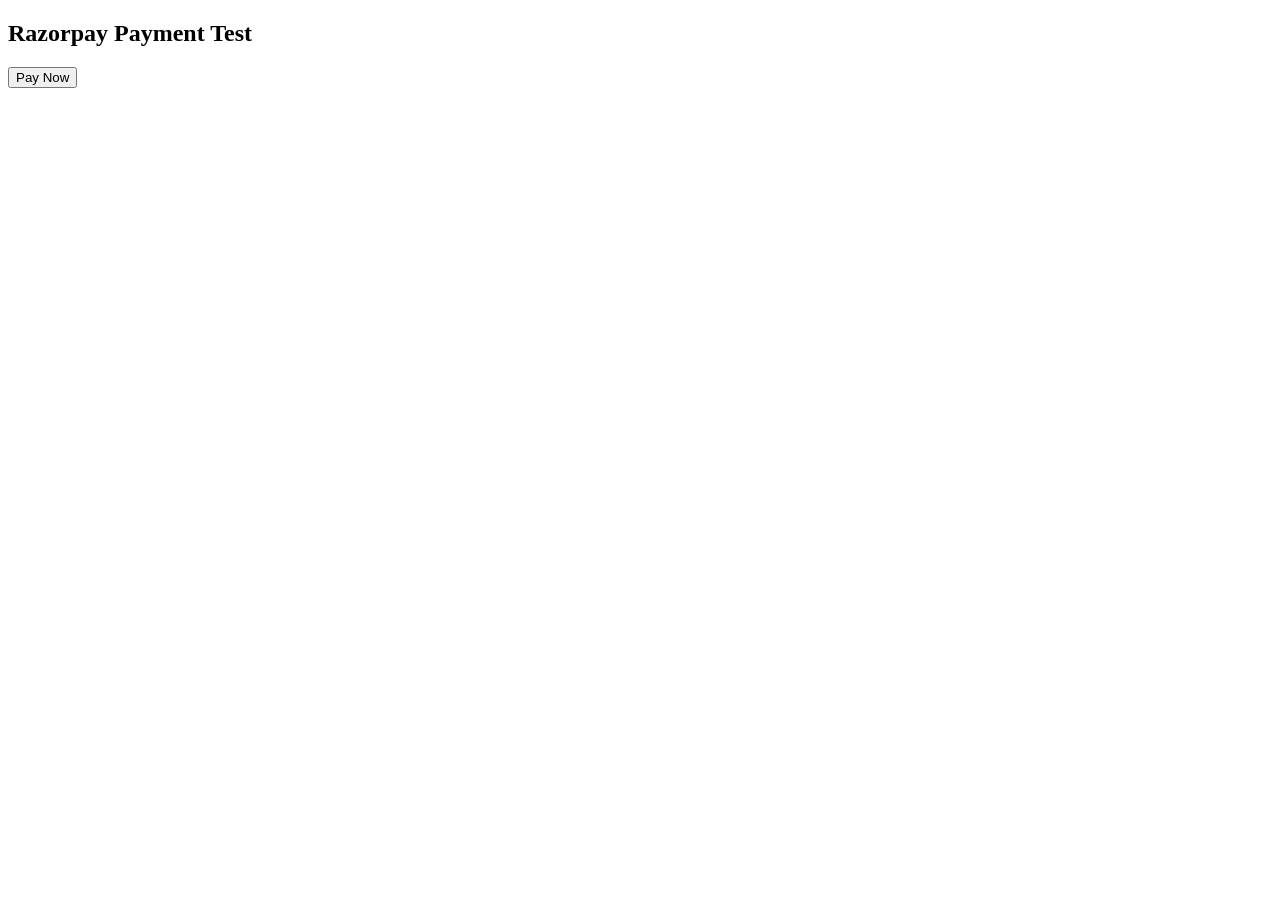
<file: payment_app/app/static/index.html>
<!DOCTYPE html>
<html lang="en">
<head>
    <title>Payment Test</title>
    <script src="https://checkout.razorpay.com/v1/checkout.js"></script>
</head>
<body>
<h2>Razorpay Payment Test</h2>
<button onclick="pay()">Pay Now</button>
<p id="msg" style="margin-top:16px; font-weight:600;"></p>

<script>
async function pay() {
    const msg = document.getElementById('msg');
    msg.style.color = 'blue';
    msg.textContent = 'Creating order...';

    try {
        const res  = await fetch('http://127.0.0.1:8000/payment/create-order?user_id=1');
        const data = await res.json();
        console.log('Order:', data);

        if (!res.ok) {
            msg.style.color = 'red';
            msg.textContent = 'Error: ' + (data.detail || 'Order failed');
            return;
        }

        const rzp = new Razorpay({
            key:         data.key,
            amount:      data.amount,
            currency:    data.currency,
            name:        'My Shop',
            description: 'Test Payment',
            order_id:    data.razorpay_order_id,

            handler: async function(response) {
                msg.style.color = 'blue';
                msg.textContent = 'Verifying...';

                const vRes = await fetch('http://127.0.0.1:8000/payment/verify', {
                    method:  'POST',
                    headers: { 'Content-Type': 'application/json' },
                    body: JSON.stringify({
                        razorpay_order_id:   response.razorpay_order_id,
                        razorpay_payment_id: response.razorpay_payment_id,
                        razorpay_signature:  response.razorpay_signature,
                    })
                });
                const result = await vRes.json();
                console.log('Verify:', result);

                if (result.status === 'success') {
                    msg.style.color  = 'green';
                    msg.textContent  = '✅ Payment Successful! Order ID: ' + result.order_id;
                } else {
                    msg.style.color  = 'red';
                    msg.textContent  = '❌ Payment Failed';
                }
            },

            modal: { ondismiss: () => { msg.textContent = 'Cancelled'; } }
        });

        rzp.on('payment.failed', r => {
            msg.style.color = 'red';
            msg.textContent = 'Failed: ' + r.error.description;
        });

        rzp.open();

    } catch(e) {
        console.error(e);
        msg.style.color = 'red';
        msg.textContent = 'Error: ' + e.message;
    }
}
</script>
</body>
</html>
</file>
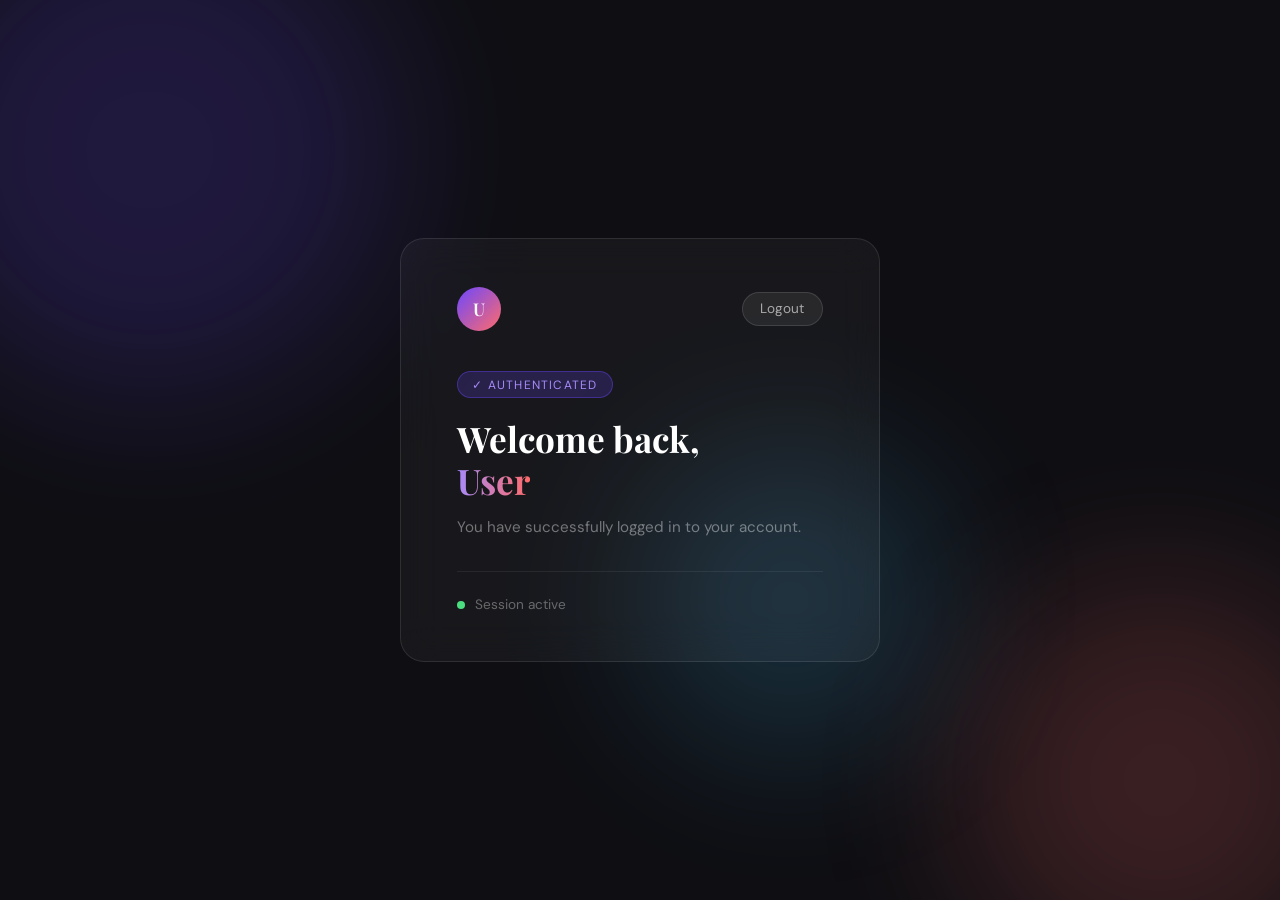
<file: Auther_M2/Auther_M/auth/templates/welcome.html>
<!DOCTYPE html>
<html lang="en">
<head>
<meta charset="UTF-8">
<title>Welcome</title>
<link href="https://fonts.googleapis.com/css2?family=Playfair+Display:wght@600&family=DM+Sans:wght@400;500&display=swap" rel="stylesheet">
<style>
  *, *::before, *::after { box-sizing: border-box; margin: 0; padding: 0; }

  body {
    font-family: 'DM Sans', sans-serif;
    min-height: 100vh;
    background: #0f0f13;
    display: flex;
    align-items: center;
    justify-content: center;
    overflow: hidden;
  }

  /* Animated background blobs */
  .blob {
    position: fixed;
    border-radius: 50%;
    filter: blur(80px);
    opacity: 0.18;
    animation: float 8s ease-in-out infinite;
  }
  .blob1 { width: 500px; height: 500px; background: #6c47ff; top: -100px; left: -100px; animation-delay: 0s; }
  .blob2 { width: 400px; height: 400px; background: #ff6b6b; bottom: -80px; right: -80px; animation-delay: 3s; }
  .blob3 { width: 300px; height: 300px; background: #47c3ff; top: 50%; left: 50%; animation-delay: 5s; }

  @keyframes float {
    0%, 100% { transform: translate(0, 0) scale(1); }
    50% { transform: translate(20px, -20px) scale(1.05); }
  }

  .card {
    position: relative;
    background: rgba(255,255,255,0.04);
    border: 1px solid rgba(255,255,255,0.1);
    border-radius: 24px;
    padding: 3rem 3.5rem;
    width: 100%;
    max-width: 480px;
    backdrop-filter: blur(20px);
    animation: slideUp 0.6s cubic-bezier(0.16,1,0.3,1) both;
  }

  @keyframes slideUp {
    from { opacity: 0; transform: translateY(30px); }
    to   { opacity: 1; transform: translateY(0); }
  }

  /* Top bar: avatar + logout */
  .topbar {
    display: flex;
    align-items: center;
    justify-content: space-between;
    margin-bottom: 2.5rem;
  }

  .avatar {
    width: 44px;
    height: 44px;
    border-radius: 50%;
    background: linear-gradient(135deg, #6c47ff, #ff6b6b);
    display: flex;
    align-items: center;
    justify-content: center;
    font-family: 'Playfair Display', serif;
    font-size: 1.1rem;
    color: #fff;
    font-weight: 600;
  }

  .logout-btn {
    background: rgba(255,255,255,0.07);
    border: 1px solid rgba(255,255,255,0.12);
    color: rgba(255,255,255,0.6);
    padding: 0.45rem 1.1rem;
    border-radius: 50px;
    font-family: 'DM Sans', sans-serif;
    font-size: 0.85rem;
    cursor: pointer;
    transition: all 0.2s;
  }
  .logout-btn:hover {
    background: rgba(255,255,255,0.12);
    color: #fff;
    border-color: rgba(255,255,255,0.25);
  }

  /* Main content */
  .tag {
    display: inline-block;
    background: rgba(108,71,255,0.2);
    border: 1px solid rgba(108,71,255,0.4);
    color: #a78bfa;
    font-size: 0.75rem;
    letter-spacing: 0.1em;
    text-transform: uppercase;
    padding: 0.3rem 0.9rem;
    border-radius: 50px;
    margin-bottom: 1.2rem;
  }

  h1 {
    font-family: 'Playfair Display', serif;
    font-size: 2.2rem;
    color: #fff;
    line-height: 1.2;
    margin-bottom: 0.8rem;
  }

  h1 span {
    background: linear-gradient(90deg, #a78bfa, #ff6b6b);
    -webkit-background-clip: text;
    -webkit-text-fill-color: transparent;
    background-clip: text;
  }

  .subtitle {
    color: rgba(255,255,255,0.4);
    font-size: 0.95rem;
    line-height: 1.6;
    margin-bottom: 2rem;
  }

  .divider {
    height: 1px;
    background: rgba(255,255,255,0.07);
    margin-bottom: 1.5rem;
  }

  .status {
    display: flex;
    align-items: center;
    gap: 0.6rem;
    color: rgba(255,255,255,0.35);
    font-size: 0.85rem;
  }

  .dot {
    width: 8px;
    height: 8px;
    border-radius: 50%;
    background: #4ade80;
    animation: pulse 2s ease-in-out infinite;
  }

  @keyframes pulse {
    0%, 100% { opacity: 1; transform: scale(1); }
    50% { opacity: 0.5; transform: scale(0.8); }
  }
</style>
</head>
<body>

<div class="blob blob1"></div>
<div class="blob blob2"></div>
<div class="blob blob3"></div>

<div class="card">

  <div class="topbar">
    <div class="avatar" id="avatarInitial">A</div>
    <button class="logout-btn" onclick="logout()">Logout</button>
  </div>

  <div class="tag">✓ Authenticated</div>

  <h1>Welcome back,<br><span id="userName">User</span></h1>

  <p class="subtitle">You have successfully logged in to your account.</p>

  <div class="divider"></div>

  <div class="status">
    <div class="dot"></div>
    Session active
  </div>

</div>

<script>
  const user = JSON.parse(localStorage.getItem("user") || "{}")

  // Get name only — not email
  const fullName = user.full_name || user.name || ""
  const firstName = fullName.split(" ")[0] || "User"

  document.getElementById("userName").innerText = firstName
  document.getElementById("avatarInitial").innerText = firstName.charAt(0).toUpperCase()

  function logout(){
    localStorage.removeItem("access_token")
    localStorage.removeItem("user")
    window.location.href = "/"
  }
</script>

</body>
</html>
</file>
